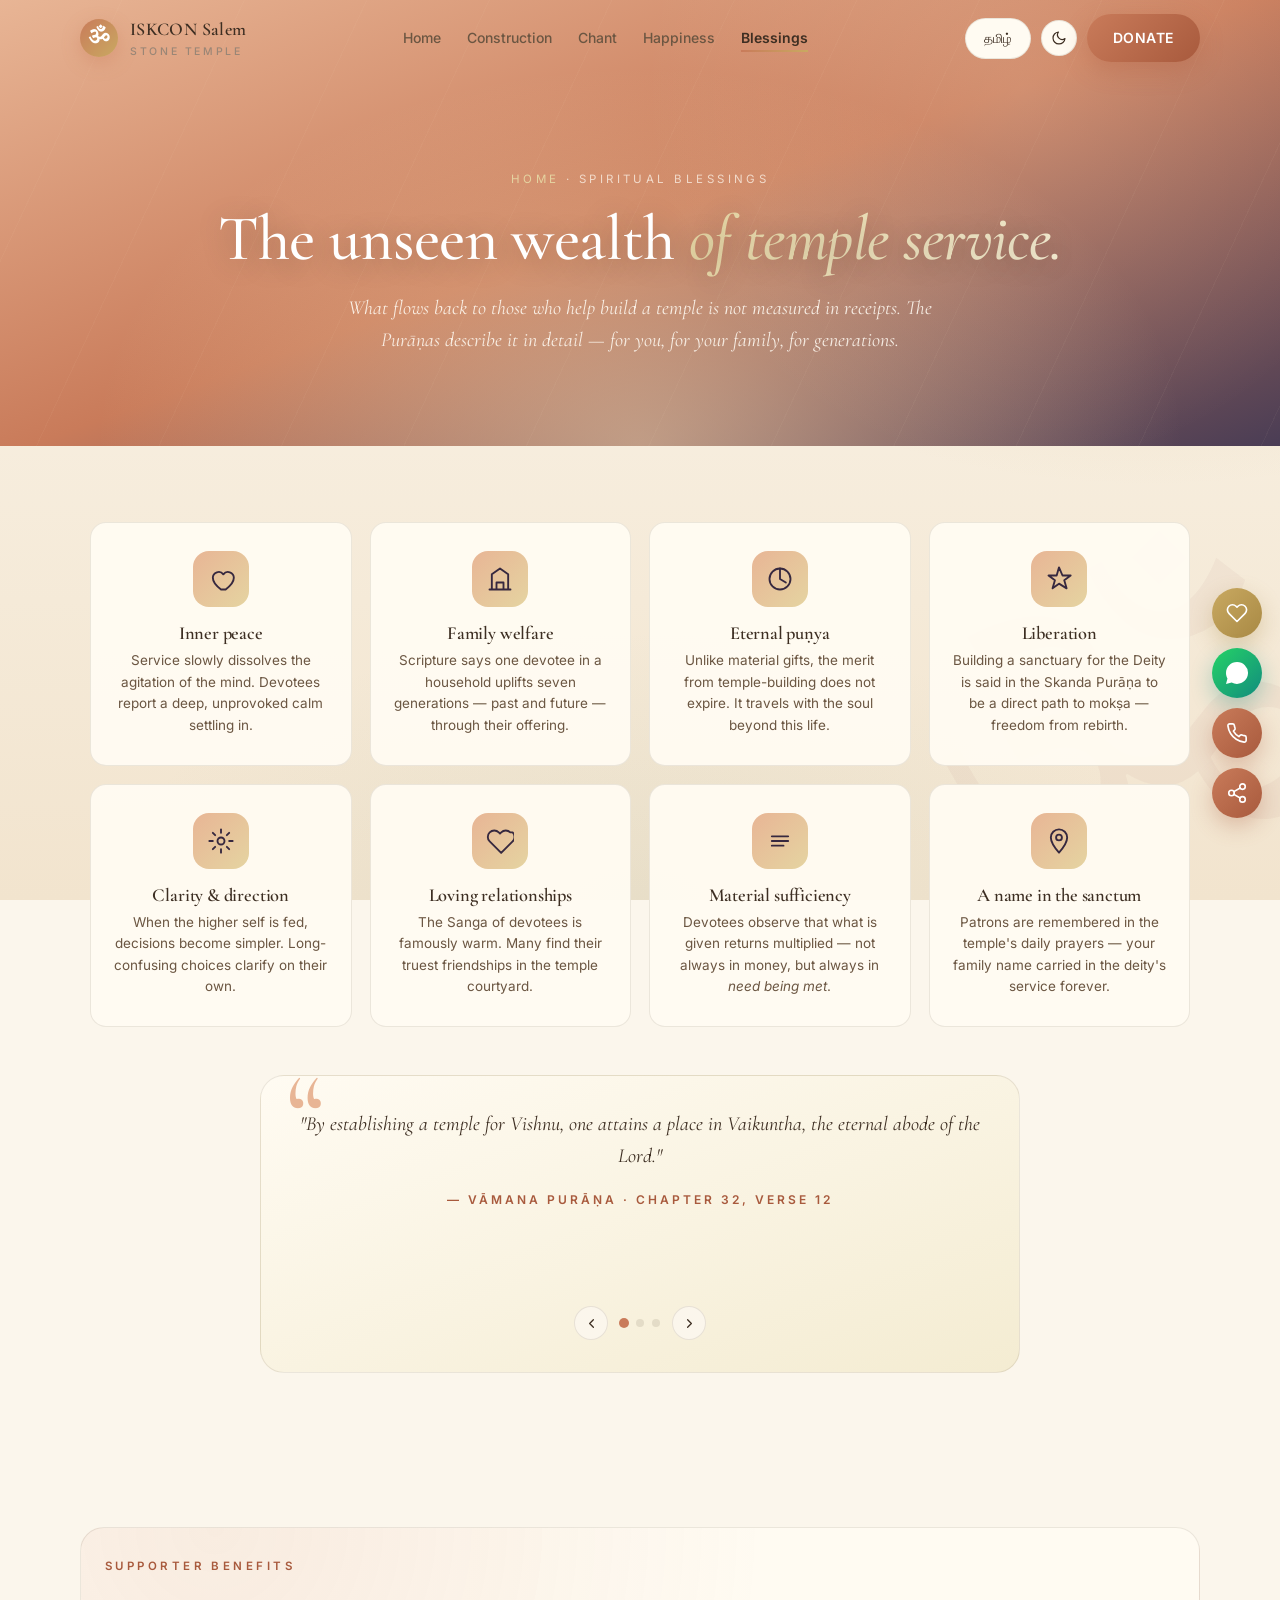
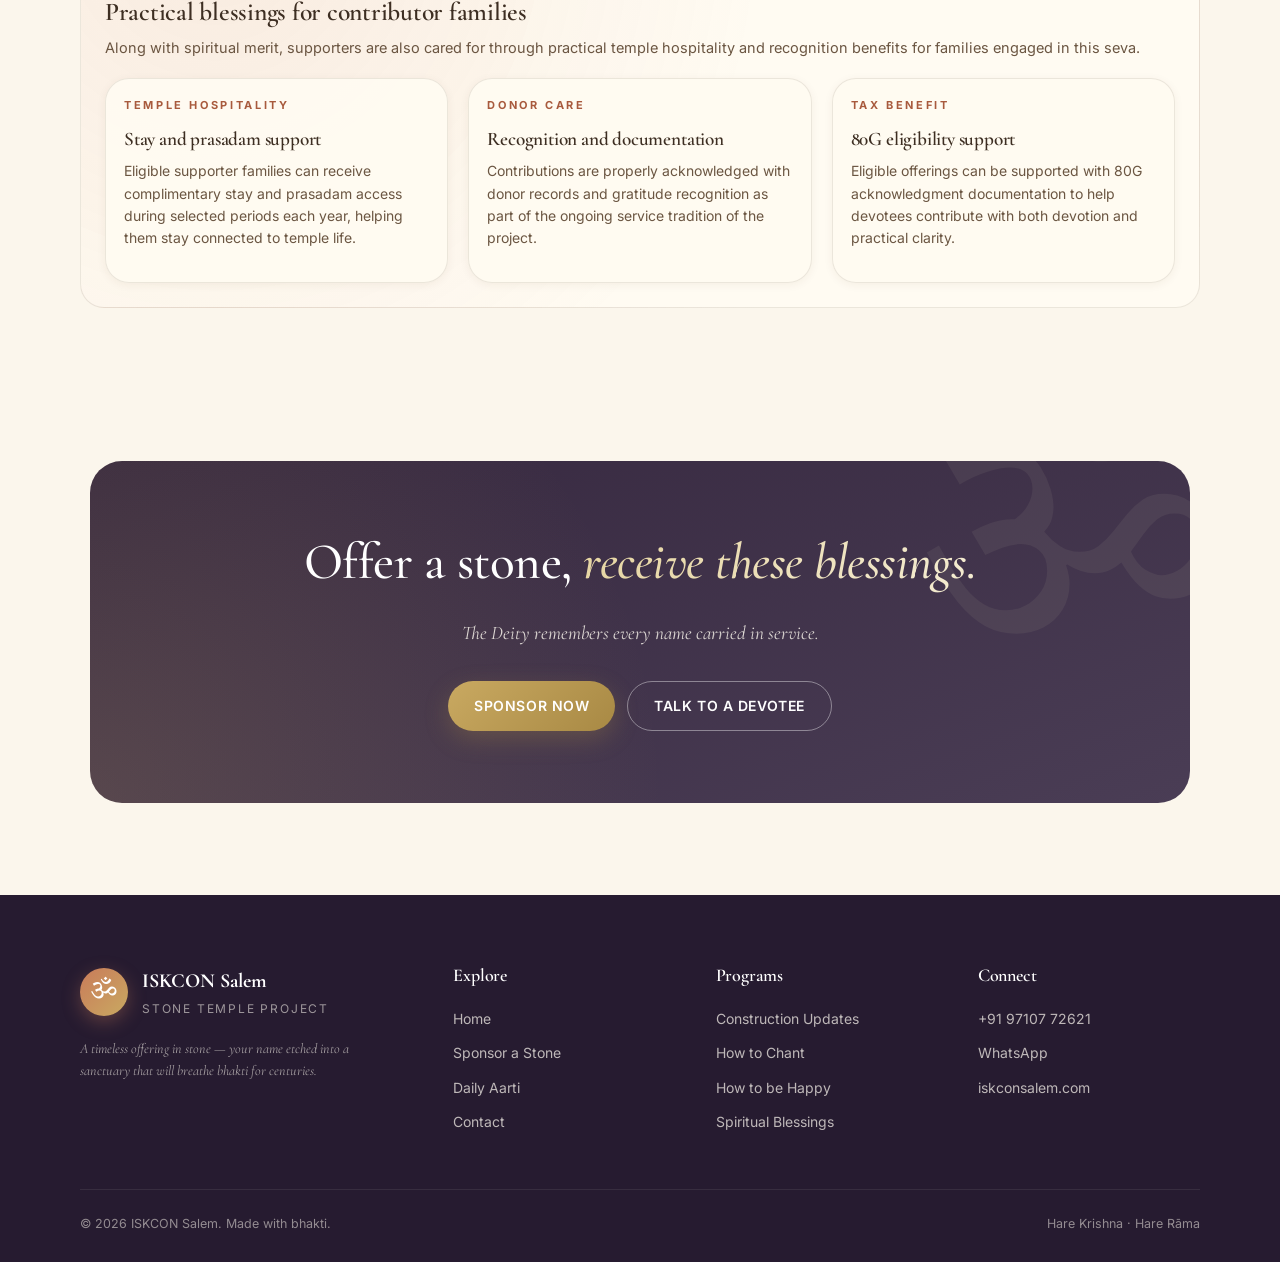
<file: blessings.html>
<!doctype html>
<html lang="en">
  <head>
    <meta charset="utf-8" />
    <meta name="viewport" content="width=device-width, initial-scale=1, viewport-fit=cover" />
    <meta name="theme-color" content="#FBF6EC" />
    <title>Spiritual Blessings · ISKCON Salem Stone Temple</title>
    <meta name="description" content="The unseen wealth that flows from temple service — for you, your family, and generations ahead." />
    <link rel="icon" href="data:image/svg+xml,%3Csvg xmlns='http://www.w3.org/2000/svg' viewBox='0 0 64 64'%3E%3Ctext y='50' font-size='52' font-family='serif'%3E%E0%A5%90%3C/text%3E%3C/svg%3E" />
    <link rel="preconnect" href="https://fonts.googleapis.com" />
    <link rel="preconnect" href="https://fonts.gstatic.com" crossorigin />
    <link rel="stylesheet" href="https://fonts.googleapis.com/css2?family=Cormorant+Garamond:ital,wght@0,400;0,500;0,600;0,700;1,400&family=Inter:wght@300;400;500;600;700&family=Tiro+Devanagari+Sanskrit:ital@0;1&display=swap" />
    <link rel="stylesheet" href="assets/styles.css" />
  </head>
  <body>
    <div class="atmos" aria-hidden="true"></div>
    <div id="progress" aria-hidden="true"></div>

    <nav class="nav" id="nav" aria-label="Primary">
      <div class="wrap nav-row">
        <a class="brand" href="index.html"><span class="brand-mark" aria-hidden="true">ॐ</span><span>ISKCON Salem<small>Stone Temple</small></span></a>
        <ul class="nav-links" id="nav-links">
          <li><a href="index.html" data-tr="Home">Home</a></li>
          <li><a href="construction.html" data-tr="Construction">Construction</a></li>
          <li><a href="chant.html" data-tr="Chant">Chant</a></li>
          <li><a href="happiness.html" data-tr="Happiness">Happiness</a></li>
          <li><a href="blessings.html" class="active" data-tr="Blessings">Blessings</a></li>
        </ul>
        <div class="nav-tools">
          <button class="pill label" id="lang-toggle" type="button"><span data-tr-lang>தமிழ்</span></button>
          <button class="pill pill-icon" id="theme-toggle" aria-label="Toggle dark mode" type="button"><svg viewBox="0 0 24 24" fill="none" stroke="currentColor" stroke-width="1.8" stroke-linecap="round" stroke-linejoin="round"><path d="M21 12.79A9 9 0 1 1 11.21 3 7 7 0 0 0 21 12.79Z"/></svg></button>
          <a class="btn btn-primary" href="index.html#sponsor" data-tr="Donate">Donate</a>
          <button class="mobile-toggle" id="mobile-toggle" aria-label="Open menu" type="button"><span></span></button>
        </div>
      </div>
    </nav>

    <header class="page-hero">
      <div class="wrap">
        <div class="crumb"><a href="index.html" data-tr="Home">Home</a> · <span data-tr="Spiritual Blessings">Spiritual Blessings</span></div>
        <h1>The unseen wealth <em>of temple service.</em></h1>
        <p>What flows back to those who help build a temple is not measured in receipts. The Purāṇas describe it in detail — for you, for your family, for generations.</p>
      </div>
    </header>

    <section class="sec">
      <div class="wrap">
        <div class="blessings">
          <div class="blessing reveal" data-d="50">
            <div class="blessing-icon"><svg viewBox="0 0 24 24" fill="none" stroke="currentColor" stroke-width="1.6" stroke-linecap="round" stroke-linejoin="round"><path d="M12 21c-4-3-7-6-7-10a5 5 0 0 1 9-3 5 5 0 0 1 9 3c0 4-3 7-7 10z"/></svg></div>
            <h3>Inner peace</h3>
            <p>Service slowly dissolves the agitation of the mind. Devotees report a deep, unprovoked calm settling in.</p>
          </div>
          <div class="blessing reveal" data-d="100">
            <div class="blessing-icon"><svg viewBox="0 0 24 24" fill="none" stroke="currentColor" stroke-width="1.6" stroke-linecap="round" stroke-linejoin="round"><path d="M3 21h18M5 21V8l7-5 7 5v13M9 21v-6h6v6"/></svg></div>
            <h3>Family welfare</h3>
            <p>Scripture says one devotee in a household uplifts seven generations — past and future — through their offering.</p>
          </div>
          <div class="blessing reveal" data-d="150">
            <div class="blessing-icon"><svg viewBox="0 0 24 24" fill="none" stroke="currentColor" stroke-width="1.6" stroke-linecap="round" stroke-linejoin="round"><circle cx="12" cy="12" r="9"/><path d="M12 3v9l5 3"/></svg></div>
            <h3>Eternal puṇya</h3>
            <p>Unlike material gifts, the merit from temple-building does not expire. It travels with the soul beyond this life.</p>
          </div>
          <div class="blessing reveal" data-d="200">
            <div class="blessing-icon"><svg viewBox="0 0 24 24" fill="none" stroke="currentColor" stroke-width="1.6" stroke-linecap="round" stroke-linejoin="round"><path d="M12 2l3 7h7l-5.5 4 2 7L12 16l-5.5 4 2-7L3 9h7z"/></svg></div>
            <h3>Liberation</h3>
            <p>Building a sanctuary for the Deity is said in the Skanda Purāṇa to be a direct path to mokṣa — freedom from rebirth.</p>
          </div>
          <div class="blessing reveal" data-d="250">
            <div class="blessing-icon"><svg viewBox="0 0 24 24" fill="none" stroke="currentColor" stroke-width="1.6" stroke-linecap="round" stroke-linejoin="round"><circle cx="12" cy="12" r="3"/><path d="M12 2v3M12 19v3M2 12h3M19 12h3M5 5l2 2M17 17l2 2M5 19l2-2M17 7l2-2"/></svg></div>
            <h3>Clarity &amp; direction</h3>
            <p>When the higher self is fed, decisions become simpler. Long-confusing choices clarify on their own.</p>
          </div>
          <div class="blessing reveal" data-d="300">
            <div class="blessing-icon"><svg viewBox="0 0 24 24" fill="none" stroke="currentColor" stroke-width="1.6" stroke-linecap="round" stroke-linejoin="round"><path d="M20.84 4.61a5.5 5.5 0 0 0-7.78 0L12 5.67l-1.06-1.06a5.5 5.5 0 0 0-7.78 7.78l9.84 9.84 9.84-9.84a5.5 5.5 0 0 0 0-7.78z"/></svg></div>
            <h3>Loving relationships</h3>
            <p>The Sanga of devotees is famously warm. Many find their truest friendships in the temple courtyard.</p>
          </div>
          <div class="blessing reveal" data-d="350">
            <div class="blessing-icon"><svg viewBox="0 0 24 24" fill="none" stroke="currentColor" stroke-width="1.6" stroke-linecap="round" stroke-linejoin="round"><path d="M5 8h14M5 12h14M5 16h10"/></svg></div>
            <h3>Material sufficiency</h3>
            <p>Devotees observe that what is given returns multiplied — not always in money, but always in <em>need being met</em>.</p>
          </div>
          <div class="blessing reveal" data-d="400">
            <div class="blessing-icon"><svg viewBox="0 0 24 24" fill="none" stroke="currentColor" stroke-width="1.6" stroke-linecap="round" stroke-linejoin="round"><path d="M12 2a7 7 0 0 1 7 7c0 5-7 13-7 13S5 14 5 9a7 7 0 0 1 7-7z"/><circle cx="12" cy="9" r="2.5"/></svg></div>
            <h3>A name in the sanctum</h3>
            <p>Patrons are remembered in the temple's daily prayers — your family name carried in the deity's service forever.</p>
          </div>
        </div>

        <div class="blessing-quote quote-slider reveal" id="blessingQuoteSlider" aria-label="Scriptural blessings slider">
          <div class="quote-slides">
            <article class="quote-slide active">
              <p>"By establishing a temple for Vishnu, one attains a place in Vaikuntha, the eternal abode of the Lord."</p>
              <cite>— Vāmana Purāṇa · Chapter 32, Verse 12</cite>
            </article>
            <article class="quote-slide">
              <p>"Establishing a temple for Vishnu grants liberation from rebirth and the boon of eternal service to the Lord."</p>
              <cite>— Garuḍa Purāṇa · Preta Khaṇḍa, Chapter 83, Verse 4</cite>
            </article>
            <article class="quote-slide">
              <p>"One who builds or helps build a temple for Sri Vishnu uplifts ten generations of ancestors and attains liberation."</p>
              <cite>— Padma Purāṇa · Uttara Khaṇḍa, Chapter 72, Verse 25</cite>
            </article>
          </div>

          <div class="quote-nav">
            <button class="quote-btn" id="quotePrev" type="button" aria-label="Previous quote">
              <svg viewBox="0 0 24 24" fill="none" stroke="currentColor" stroke-width="2" stroke-linecap="round" stroke-linejoin="round"><path d="M15 18l-6-6 6-6"/></svg>
            </button>
            <div class="quote-dots" id="quoteDots" role="tablist" aria-label="Quote slides"></div>
            <button class="quote-btn" id="quoteNext" type="button" aria-label="Next quote">
              <svg viewBox="0 0 24 24" fill="none" stroke="currentColor" stroke-width="2" stroke-linecap="round" stroke-linejoin="round"><path d="M9 18l6-6-6-6"/></svg>
            </button>
          </div>
        </div>
      </div>
    </section>

    <section class="sec">
      <div class="wrap">
        <div class="update-band reveal">
          <div class="eyebrow">Supporter Benefits</div>
          <h3>Practical blessings for contributor families</h3>
          <p>Along with spiritual merit, supporters are also cared for through practical temple hospitality and recognition benefits for families engaged in this seva.</p>
          <div class="media-grid">
            <article class="media-card">
              <div class="media-kicker">Temple Hospitality</div>
              <h3>Stay and prasadam support</h3>
              <p>Eligible supporter families can receive complimentary stay and prasadam access during selected periods each year, helping them stay connected to temple life.</p>
            </article>

            <article class="media-card">
              <div class="media-kicker">Donor Care</div>
              <h3>Recognition and documentation</h3>
              <p>Contributions are properly acknowledged with donor records and gratitude recognition as part of the ongoing service tradition of the project.</p>
            </article>

            <article class="media-card">
              <div class="media-kicker">Tax Benefit</div>
              <h3>80G eligibility support</h3>
              <p>Eligible offerings can be supported with 80G acknowledgment documentation to help devotees contribute with both devotion and practical clarity.</p>
            </article>
          </div>
        </div>
      </div>
    </section>

    <section class="sec">
      <div class="wrap">
        <div class="cta-banner reveal">
          <h2>Offer a stone, <em>receive these blessings.</em></h2>
          <p>The Deity remembers every name carried in service.</p>
          <div style="display:flex;gap:12px;justify-content:center;flex-wrap:wrap">
            <a class="btn btn-gold" href="index.html#sponsor" data-tr="Sponsor Now">Sponsor Now</a>
            <a class="btn btn-ghost" href="https://wa.me/+919710772621" target="_blank" rel="noopener" style="color:#fff;border-color:rgba(255,255,255,.4)" data-tr="Talk to a Devotee">Talk to a Devotee</a>
          </div>
        </div>
      </div>
    </section>

    <footer>
      <div class="wrap">
        <div class="foot-grid">
          <div class="foot">
            <div class="foot-brand"><span class="brand-mark" aria-hidden="true">ॐ</span><div><strong>ISKCON Salem</strong><small>Stone Temple Project</small></div></div>
            <p class="foot-tagline" data-tr="A timeless offering in stone — your name etched into a sanctuary that will breathe bhakti for centuries.">A timeless offering in stone — your name etched into a sanctuary that will breathe bhakti for centuries.</p>
          </div>
          <div class="foot"><h4>Explore</h4><ul>
            <li><a href="index.html" data-tr="Home">Home</a></li>
            <li><a href="index.html#sponsor" data-tr="Sponsor a Stone">Sponsor a Stone</a></li>
            <li><a href="index.html#schedule" data-tr="Daily Aarti">Daily Aarti</a></li>
            <li><a href="index.html#contact" data-tr="Contact">Contact</a></li>
          </ul></div>
          <div class="foot"><h4 data-tr="Programs">Programs</h4><ul>
            <li><a href="construction.html" data-tr="Construction Updates">Construction Updates</a></li>
            <li><a href="chant.html" data-tr="How to Chant">How to Chant</a></li>
            <li><a href="happiness.html" data-tr="How to be Happy">How to be Happy</a></li>
            <li><a href="blessings.html" data-tr="Spiritual Blessings">Spiritual Blessings</a></li>
          </ul></div>
          <div class="foot"><h4 data-tr="Connect">Connect</h4><ul>
            <li><a href="tel:+919710772621">+91 97107 72621</a></li>
            <li><a href="https://wa.me/+919710772621" target="_blank" rel="noopener">WhatsApp</a></li>
            <li><a href="https://iskconsalem.com/" target="_blank" rel="noopener">iskconsalem.com</a></li>
          </ul></div>
        </div>
        <div class="foot-bottom"><span>© <span id="year"></span> ISKCON Salem. Made with bhakti.</span><span data-tr="Hare Krishna · Hare Rāma">Hare Krishna · Hare Rāma</span></div>
      </div>
    </footer>

    <div class="dock">
      <a class="fab gold" data-tip="Donate" href="index.html#sponsor" aria-label="Donate"><svg viewBox="0 0 24 24" fill="none" stroke="currentColor" stroke-width="1.8" stroke-linecap="round" stroke-linejoin="round"><path d="M20.84 4.61a5.5 5.5 0 0 0-7.78 0L12 5.67l-1.06-1.06a5.5 5.5 0 0 0-7.78 7.78l1.06 1.06L12 21.23l7.78-7.78 1.06-1.06a5.5 5.5 0 0 0 0-7.78z"/></svg></a>
      <a class="fab wa" data-tip="WhatsApp" href="https://wa.me/+919710772621" target="_blank" rel="noopener" aria-label="WhatsApp"><svg viewBox="0 0 24 24" fill="currentColor"><path d="M20.52 3.48A11.94 11.94 0 0 0 12 0C5.37 0 .01 5.36 0 11.99c0 2.12.55 4.18 1.6 6L0 24l6.18-1.62a11.94 11.94 0 0 0 5.82 1.49h.01c6.62 0 11.99-5.36 12-11.99a11.94 11.94 0 0 0-3.49-8.4z"/></svg></a>
      <a class="fab" data-tip="Call" href="tel:+919710772621" aria-label="Call"><svg viewBox="0 0 24 24" fill="none" stroke="currentColor" stroke-width="1.8" stroke-linecap="round" stroke-linejoin="round"><path d="M22 16.92v3a2 2 0 0 1-2.2 2 19.79 19.79 0 0 1-8.63-3.07 19.5 19.5 0 0 1-6-6 19.79 19.79 0 0 1-3.07-8.67A2 2 0 0 1 4.11 2h3a2 2 0 0 1 2 1.72c.13.96.37 1.9.72 2.81a2 2 0 0 1-.45 2.11L8.09 9.91a16 16 0 0 0 6 6l1.27-1.27a2 2 0 0 1 2.11-.45c.91.35 1.85.59 2.81.72A2 2 0 0 1 22 16.92z"/></svg></a>
      <button class="fab" id="shareBtn" data-tip="Share" aria-label="Share this page" type="button"><svg viewBox="0 0 24 24" fill="none" stroke="currentColor" stroke-width="1.8" stroke-linecap="round" stroke-linejoin="round"><circle cx="18" cy="5" r="3"/><circle cx="6" cy="12" r="3"/><circle cx="18" cy="19" r="3"/><path d="M8.6 13.5l6.8 4M15.4 6.5l-6.8 4"/></svg></button>
      <button class="fab top" id="topBtn" data-tip="Back to top" aria-label="Back to top" type="button"><svg viewBox="0 0 24 24" fill="none" stroke="currentColor" stroke-width="2" stroke-linecap="round" stroke-linejoin="round"><path d="M12 19V5M5 12l7-7 7 7"/></svg></button>
    </div>

    <div id="lightbox" aria-hidden="true"><img alt=""/></div>
    <div id="toast" class="toast" role="status" aria-live="polite"></div>
    <script src="assets/app.js"></script>
  </body>
</html>
</file>
<file: assets/styles.css>
/* ==============================================================
   ISKCON Salem · Stone Temple — Shared stylesheet
   ============================================================== */
:root {
  --ivory:        #FBF6EC;
  --sand:         #F2E4CE;
  --cream:        #FFFBF2;
  --terracotta:   #C97B5A;
  --terracotta-d: #A85A3D;
  --terracotta-l: #E8B595;
  --gold:         #C9A961;
  --gold-l:       #E5D4A1;
  --champagne:    #F4ECD2;
  --sage:         #9DB29A;
  --plum:         #4A3D55;
  --plum-d:       #36283F;
  --plum-deep:    #261B30;
  --ink:          #3D2E22;
  --ink-soft:     #6B5642;
  --muted:        #9A8676;
  --line:         rgba(60, 40, 20, 0.10);
  --card:         rgba(255, 251, 242, 0.78);
  --card-strong:  rgba(255, 251, 242, 0.96);
  --shadow-sm:    0 2px 10px rgba(80, 50, 25, 0.06);
  --shadow:       0 12px 36px rgba(80, 50, 25, 0.10);
  --shadow-lg:    0 28px 70px rgba(60, 30, 15, 0.18);
  --shadow-glow:  0 0 28px rgba(201, 123, 90, 0.25);
  --r-sm: 10px;
  --r-md: 16px;
  --r-lg: 24px;
  --r-xl: 32px;
  --container: 1200px;
  --easing: cubic-bezier(.2,.8,.2,1);
}
html[data-theme="dark"] {
  --ivory:       #16121A;
  --sand:        #1E1822;
  --cream:       #221A26;
  --champagne:   #2A1E2E;
  --ink:         #F0E4CE;
  --ink-soft:    #C9B89A;
  --muted:       #8A7A6A;
  --line:        rgba(229, 212, 161, 0.10);
  --card:        rgba(40, 30, 44, 0.72);
  --card-strong: rgba(50, 38, 56, 0.96);
  --plum:        #2C2334;
  --plum-d:      #1A1420;
  --plum-deep:   #0F0A14;
  --shadow:      0 12px 36px rgba(0, 0, 0, 0.45);
  --shadow-lg:   0 28px 70px rgba(0, 0, 0, 0.55);
}

/* Reset */
*, *::before, *::after { box-sizing: border-box; }
html { scroll-behavior: smooth; -webkit-text-size-adjust: 100%; text-size-adjust: 100%; }
body {
  margin: 0;
  font-family: 'Inter', system-ui, -apple-system, sans-serif;
  color: var(--ink);
  background: var(--ivory);
  line-height: 1.6;
  font-size: 16px;
  -webkit-font-smoothing: antialiased;
  text-rendering: optimizeLegibility;
  overflow-x: hidden;
}
img { max-width: 100%; display: block; }
a { color: var(--terracotta-d); text-decoration: none; transition: color .2s ease; }
a:hover { color: var(--terracotta); }
button { font: inherit; cursor: pointer; }
h1, h2, h3, h4 {
  font-family: 'Cormorant Garamond', 'Georgia', serif;
  font-weight: 600;
  color: var(--ink);
  line-height: 1.15;
  letter-spacing: -0.01em;
  margin: 0 0 .5em;
}
h1 { font-size: clamp(2.5rem, 6vw, 4.75rem); font-weight: 500; }
h2 { font-size: clamp(2rem, 4vw, 3.25rem); }
h3 { font-size: clamp(1.35rem, 2vw, 1.75rem); }
p  { margin: 0 0 1em; color: var(--ink-soft); }
*:focus-visible {
  outline: 2.5px solid var(--terracotta);
  outline-offset: 3px;
  border-radius: 6px;
}
::selection { background: var(--terracotta-l); color: var(--ink); }

.wrap {
  max-width: var(--container);
  margin: 0 auto;
  padding: 0 clamp(20px, 4vw, 40px);
}

/* ==================== Background atmosphere ==================== */
.atmos {
  position: fixed; inset: 0;
  z-index: -1;
  pointer-events: none;
  background:
    radial-gradient(ellipse 80% 50% at 20% 0%,   rgba(232, 181, 149, 0.22) 0%, transparent 60%),
    radial-gradient(ellipse 60% 40% at 90% 30%,  rgba(201, 169, 97, 0.16)  0%, transparent 60%),
    radial-gradient(ellipse 70% 50% at 50% 100%, rgba(157, 178, 154, 0.12) 0%, transparent 60%),
    linear-gradient(180deg, var(--ivory) 0%, var(--sand) 100%);
}
.atmos::before {
  content: "ॐ";
  position: absolute;
  right: -60px; bottom: -80px;
  font-family: 'Tiro Devanagari Sanskrit', serif;
  font-size: 420px;
  line-height: 1;
  color: rgba(142, 90, 85, 0.05);
}
html[data-theme="dark"] .atmos::before { color: rgba(229, 212, 161, 0.06); }

/* ==================== Top progress bar ==================== */
#progress {
  position: fixed; top: 0; left: 0;
  height: 3px; width: 0%;
  background: linear-gradient(90deg, var(--terracotta), var(--gold), var(--terracotta-d));
  box-shadow: 0 0 12px rgba(201, 123, 90, 0.5);
  z-index: 99999;
  transition: width .1s linear;
}

/* ==================== Navigation ==================== */
.nav {
  position: fixed; top: 0; left: 0; right: 0;
  z-index: 9000;
  padding: 14px 0;
  transition: background .35s ease, padding .35s ease, box-shadow .35s ease, border-color .35s ease;
  border-bottom: 1px solid transparent;
}
.nav.scrolled {
  background: rgba(251, 246, 236, 0.82);
  -webkit-backdrop-filter: blur(14px) saturate(1.1);
  backdrop-filter: blur(14px) saturate(1.1);
  padding: 10px 0;
  box-shadow: 0 6px 24px rgba(80, 50, 25, 0.06);
  border-bottom: 1px solid var(--line);
}
html[data-theme="dark"] .nav.scrolled { background: rgba(22, 18, 26, 0.82); }
.nav-row {
  display: flex; align-items: center; justify-content: space-between;
  gap: 16px;
}
.brand {
  display: flex; align-items: center; gap: 12px;
  text-decoration: none; color: var(--ink);
  font-family: 'Cormorant Garamond', serif;
  font-size: 18px; font-weight: 600;
  letter-spacing: .02em;
}
.brand-mark {
  width: 38px; height: 38px;
  border-radius: 50%;
  background: linear-gradient(135deg, var(--terracotta), var(--gold));
  display: grid; place-items: center;
  color: #fff;
  font-family: 'Tiro Devanagari Sanskrit', serif;
  font-size: 22px;
  box-shadow: 0 6px 18px rgba(201, 123, 90, 0.35);
}
.brand small {
  display: block;
  font-family: 'Inter', sans-serif;
  font-size: 10.5px;
  letter-spacing: .25em;
  text-transform: uppercase;
  color: var(--muted);
  font-weight: 500;
}
.nav-links {
  display: flex; align-items: center; gap: 26px;
  list-style: none; margin: 0; padding: 0;
}
.nav-links a {
  color: var(--ink-soft);
  font-size: 14px;
  font-weight: 500;
  position: relative;
  padding: 6px 0;
}
.nav-links a::after {
  content: ""; position: absolute;
  left: 0; bottom: 0; height: 2px; width: 0;
  background: linear-gradient(90deg, var(--terracotta), var(--gold));
  transition: width .3s var(--easing);
}
.nav-links a:hover { color: var(--ink); }
.nav-links a:hover::after,
.nav-links a.active::after { width: 100%; }
.nav-links a.active { color: var(--ink); font-weight: 600; }
.nav-tools {
  display: flex; align-items: center; gap: 10px;
}
.pill {
  display: inline-flex; align-items: center; gap: 8px;
  padding: 9px 18px;
  border-radius: 999px;
  background: var(--cream);
  border: 1px solid var(--line);
  color: var(--ink);
  font-size: 13px; font-weight: 500;
  transition: transform .2s ease, background .25s ease, color .25s ease;
  cursor: pointer;
}
.pill:hover { transform: translateY(-1px); background: var(--champagne); }
.pill-icon { width: 36px; height: 36px; padding: 0; justify-content: center; }
.pill svg { width: 16px; height: 16px; }

.btn {
  display: inline-flex; align-items: center; justify-content: center; gap: 10px;
  padding: 13px 26px;
  border-radius: 999px;
  border: none;
  font-size: 14px; font-weight: 600;
  letter-spacing: .04em;
  text-transform: uppercase;
  cursor: pointer;
  transition: transform .25s var(--easing), box-shadow .25s ease, background .25s ease;
  position: relative;
  overflow: hidden;
  text-decoration: none;
}
.btn::after {
  content: ""; position: absolute;
  top: 0; left: -120%; width: 60%; height: 100%;
  background: linear-gradient(120deg, transparent, rgba(255,255,255,.4), transparent);
  transition: left .7s ease;
}
.btn:hover::after { left: 140%; }
.btn-primary {
  background: linear-gradient(135deg, var(--terracotta), var(--terracotta-d));
  color: #fff;
  box-shadow: 0 8px 24px rgba(168, 90, 61, 0.32);
}
.btn-primary:hover {
  transform: translateY(-2px);
  box-shadow: 0 14px 34px rgba(168, 90, 61, 0.42), var(--shadow-glow);
  color: #fff;
}
.btn-ghost {
  background: transparent;
  color: var(--ink);
  border: 1.5px solid var(--line);
}
.btn-ghost:hover { background: var(--cream); transform: translateY(-2px); color: var(--ink); }
.btn-gold {
  background: linear-gradient(135deg, var(--gold), #A88944);
  color: #fff;
  box-shadow: 0 8px 24px rgba(168, 137, 68, 0.30);
}
.btn-gold:hover { transform: translateY(-2px); color: #fff; }

.mobile-toggle {
  display: none;
  width: 42px; height: 42px;
  border-radius: 12px;
  background: var(--cream);
  border: 1px solid var(--line);
  align-items: center; justify-content: center;
}
.mobile-toggle span {
  display: block; width: 18px; height: 2px;
  background: var(--ink);
  position: relative;
}
.mobile-toggle span::before,
.mobile-toggle span::after {
  content: ""; position: absolute; left: 0; width: 18px; height: 2px;
  background: var(--ink);
}
.mobile-toggle span::before { top: -6px; }
.mobile-toggle span::after  { top:  6px; }

/* ==================== Hero (home page) ==================== */
.hero {
  position: relative;
  min-height: 100vh;
  display: grid;
  place-items: center;
  padding: 140px 0 100px;
  overflow: hidden;
  isolation: isolate;
}
.hero-bg {
  position: absolute; inset: 0; z-index: -1;
  background:
    radial-gradient(ellipse at 50% 100%, rgba(245, 220, 180, 0.65) 0%, transparent 60%),
    linear-gradient(160deg, var(--cream) 0%, var(--terracotta-l) 35%, var(--terracotta) 70%, var(--plum) 100%);
}
html[data-theme="dark"] .hero-bg {
  background:
    radial-gradient(ellipse at 50% 100%, rgba(201, 123, 90, 0.30) 0%, transparent 60%),
    linear-gradient(160deg, #1A1420 0%, #2C2334 35%, #4A3D55 70%, #C97B5A 130%);
}
.hero-bg::after {
  content: ""; position: absolute; inset: 0;
  background:
    repeating-linear-gradient(115deg, transparent 0 110px, rgba(255, 235, 200, 0.04) 110px 111px),
    radial-gradient(circle at 80% 20%, rgba(255, 240, 215, 0.18) 0%, transparent 35%);
  animation: drift 22s linear infinite;
}
@keyframes drift { 0% { transform: translateX(0); } 100% { transform: translateX(-80px); } }
.hero-spotlight {
  position: absolute; pointer-events: none;
  width: 600px; height: 600px;
  border-radius: 50%;
  background: radial-gradient(circle, rgba(255, 240, 200, 0.18) 0%, transparent 60%);
  transform: translate(-50%, -50%);
  transition: opacity .4s ease;
  opacity: 0;
  z-index: -1;
}
.hero:hover .hero-spotlight { opacity: 1; }
.mandala {
  position: absolute;
  width: 760px; height: 760px;
  opacity: .12;
  top: 50%; left: 50%;
  transform: translate(-50%, -50%);
  animation: spin 110s linear infinite;
  z-index: -1;
}
@keyframes spin { to { transform: translate(-50%, -50%) rotate(360deg); } }
.hero-content { max-width: 900px; text-align: center; color: #fff; position: relative; }
.hero-om {
  font-family: 'Tiro Devanagari Sanskrit', serif;
  font-size: clamp(60px, 10vw, 110px);
  line-height: 1;
  color: var(--champagne);
  text-shadow: 0 4px 24px rgba(0, 0, 0, .4), 0 0 50px rgba(255, 215, 130, .3);
  margin-bottom: 12px;
}
.hero-eyebrow {
  display: inline-block;
  padding: 6px 18px;
  border-radius: 999px;
  background: rgba(255, 255, 255, 0.12);
  -webkit-backdrop-filter: blur(6px);
  backdrop-filter: blur(6px);
  border: 1px solid rgba(255, 255, 255, 0.22);
  font-size: 11.5px;
  letter-spacing: .3em;
  text-transform: uppercase;
  color: var(--champagne);
  font-weight: 500;
  margin-bottom: 22px;
}
.hero h1 {
  color: #fff;
  font-weight: 500;
  font-size: clamp(2.8rem, 7vw, 5.5rem);
  text-shadow: 0 4px 30px rgba(0, 0, 0, .3);
  margin-bottom: .35em;
}
.hero h1 em {
  font-style: italic;
  background: linear-gradient(120deg, var(--gold-l), var(--champagne));
  -webkit-background-clip: text;
  background-clip: text;
  color: transparent;
}
.hero-tagline {
  font-family: 'Cormorant Garamond', serif;
  font-style: italic;
  font-size: clamp(1.05rem, 2vw, 1.45rem);
  color: rgba(255, 251, 242, 0.88);
  max-width: 620px;
  margin: 0 auto 36px;
}
.hero-cta {
  display: flex; flex-wrap: wrap; gap: 14px;
  justify-content: center;
  margin-bottom: 60px;
}
.hero-meta {
  display: inline-flex; gap: 28px;
  padding: 16px 32px;
  background: rgba(255, 255, 255, 0.10);
  -webkit-backdrop-filter: blur(10px);
  backdrop-filter: blur(10px);
  border: 1px solid rgba(255, 255, 255, 0.18);
  border-radius: 999px;
  color: rgba(255, 251, 242, 0.92);
  font-size: 13px;
  flex-wrap: wrap; justify-content: center;
}
.hero-meta b {
  display: block;
  font-family: 'Cormorant Garamond', serif;
  font-size: 22px;
  font-weight: 600;
  color: var(--champagne);
}
.scroll-cue {
  position: absolute; bottom: 28px; left: 50%;
  transform: translateX(-50%);
  color: rgba(255, 251, 242, 0.65);
  font-size: 11px;
  letter-spacing: .3em;
  text-transform: uppercase;
  text-align: center;
}
.scroll-cue::after {
  content: "";
  display: block;
  width: 1px; height: 32px;
  margin: 8px auto 0;
  background: linear-gradient(180deg, rgba(255,251,242,.6), transparent);
  animation: cueLine 2s ease-in-out infinite;
}
@keyframes cueLine {
  0%,100% { opacity: .3; transform: scaleY(.6); }
  50%     { opacity: 1; transform: scaleY(1); }
}

/* ==================== Page hero (inner pages) ==================== */
.page-hero {
  position: relative;
  padding: 170px 0 90px;
  text-align: center;
  color: #fff;
  overflow: hidden;
  isolation: isolate;
}
.page-hero::before {
  content: ""; position: absolute; inset: 0; z-index: -1;
  background:
    radial-gradient(ellipse at 50% 100%, rgba(245, 220, 180, 0.50) 0%, transparent 60%),
    linear-gradient(160deg, var(--terracotta-l) 0%, var(--terracotta) 50%, var(--plum) 100%);
}
.page-hero::after {
  content: ""; position: absolute; inset: 0; z-index: -1;
  background:
    repeating-linear-gradient(115deg, transparent 0 110px, rgba(255, 235, 200, 0.04) 110px 111px),
    radial-gradient(circle at 80% 20%, rgba(255, 240, 215, 0.18) 0%, transparent 35%);
  animation: drift 22s linear infinite;
}
html[data-theme="dark"] .page-hero::before {
  background:
    radial-gradient(ellipse at 50% 100%, rgba(201, 123, 90, 0.30) 0%, transparent 60%),
    linear-gradient(160deg, #1A1420 0%, #2C2334 50%, #C97B5A 130%);
}
.page-hero .crumb {
  font-size: 11.5px;
  letter-spacing: .3em;
  text-transform: uppercase;
  color: rgba(255, 251, 242, 0.7);
  margin-bottom: 14px;
}
.page-hero .crumb a { color: var(--gold-l); }
.page-hero h1 {
  color: #fff;
  font-weight: 500;
  font-size: clamp(2.4rem, 5.5vw, 4rem);
  text-shadow: 0 4px 30px rgba(0, 0, 0, .3);
  margin-bottom: .25em;
}
.page-hero h1 em {
  font-style: italic;
  background: linear-gradient(120deg, var(--gold-l), var(--champagne));
  -webkit-background-clip: text;
  background-clip: text;
  color: transparent;
}
.page-hero p {
  font-family: 'Cormorant Garamond', serif;
  font-style: italic;
  font-size: clamp(1rem, 1.8vw, 1.25rem);
  color: rgba(255, 251, 242, 0.88);
  max-width: 640px;
  margin: 0 auto;
}

/* ==================== Generic section ==================== */
.sec { padding: clamp(52px, 7.2vw, 96px) 0; position: relative; }
.page-hero + .sec { padding-top: clamp(44px, 6vw, 76px); }
.sec + .sec { padding-top: clamp(34px, 4.8vw, 62px); }
.sec-head {
  max-width: 760px;
  margin: 0 auto clamp(40px, 6vw, 72px);
  text-align: center;
}
.eyebrow {
  display: inline-block;
  font-size: 11.5px;
  letter-spacing: .3em;
  text-transform: uppercase;
  color: var(--terracotta-d);
  font-weight: 600;
  margin-bottom: 14px;
}
.lead {
  font-family: 'Cormorant Garamond', serif;
  font-size: clamp(1.1rem, 1.8vw, 1.35rem);
  font-style: italic;
  color: var(--ink-soft);
}
.center { text-align: center; }
.mt-44 { margin-top: 44px; }

/* ==================== Donation meter ==================== */
.meter-card {
  background: var(--card-strong);
  -webkit-backdrop-filter: blur(14px) saturate(1.05);
  backdrop-filter: blur(14px) saturate(1.05);
  border: 1px solid var(--line);
  border-radius: var(--r-xl);
  padding: clamp(28px, 5vw, 56px);
  box-shadow: var(--shadow);
  position: relative;
  overflow: hidden;
}
.meter-card::before {
  content: ""; position: absolute;
  top: 0; right: 0; width: 280px; height: 280px;
  background: radial-gradient(circle, rgba(201, 169, 97, 0.18) 0%, transparent 70%);
  pointer-events: none;
}
.meter-grid {
  display: grid;
  grid-template-columns: 1fr 1fr;
  gap: 40px;
  align-items: center;
}
.meter-num {
  font-family: 'Cormorant Garamond', serif;
  font-size: clamp(3rem, 7vw, 5rem);
  font-weight: 600;
  color: var(--ink);
  line-height: 1;
  letter-spacing: -0.02em;
}
.meter-num span { color: var(--terracotta-d); }
.meter-sub { color: var(--ink-soft); margin: 14px 0 28px; }
.progress-track {
  height: 14px;
  background: var(--sand);
  border-radius: 999px;
  overflow: hidden;
  position: relative;
  margin-bottom: 14px;
  box-shadow: inset 0 2px 6px rgba(0,0,0,.06);
}
.progress-fill {
  height: 100%; width: 0%;
  background: linear-gradient(90deg, var(--terracotta), var(--gold));
  border-radius: 999px;
  transition: width 2s var(--easing);
  position: relative;
}
.progress-fill::after {
  content: ""; position: absolute; inset: 0;
  background: linear-gradient(90deg, transparent, rgba(255,255,255,.5), transparent);
  animation: shimmer 2.5s linear infinite;
}
@keyframes shimmer { 0% { transform: translateX(-100%); } 100% { transform: translateX(100%); } }
.progress-meta { display: flex; justify-content: space-between; font-size: 13px; color: var(--ink-soft); }
.stat-grid { display: grid; grid-template-columns: repeat(3, 1fr); gap: 16px; }
.stat {
  text-align: center;
  padding: 22px 14px;
  border-radius: var(--r-md);
  background: var(--cream);
  border: 1px solid var(--line);
}
.stat b {
  display: block;
  font-family: 'Cormorant Garamond', serif;
  font-size: clamp(1.6rem, 3vw, 2.2rem);
  font-weight: 600;
  color: var(--terracotta-d);
  line-height: 1;
}
.stat span {
  display: block;
  font-size: 11.5px;
  text-transform: uppercase;
  letter-spacing: .15em;
  color: var(--muted);
  margin-top: 8px;
}

/* ==================== Sponsor stones ==================== */
.tiers {
  display: grid;
  grid-template-columns: repeat(auto-fit, minmax(240px, 1fr));
  gap: 22px;
}
.tier {
  position: relative;
  padding: 32px 26px;
  border-radius: var(--r-lg);
  background: var(--card-strong);
  border: 1px solid var(--line);
  box-shadow: var(--shadow-sm);
  transition: transform .35s var(--easing), box-shadow .35s ease, border-color .25s ease;
  overflow: hidden;
  isolation: isolate;
}
.tier::before {
  content: ""; position: absolute; inset: 0;
  background: linear-gradient(160deg, rgba(232, 181, 149, .12), transparent 60%);
  z-index: -1;
  opacity: 0;
  transition: opacity .3s ease;
}
.tier:hover { transform: translateY(-6px); box-shadow: var(--shadow-lg); border-color: var(--terracotta-l); }
.tier:hover::before { opacity: 1; }
.tier.featured {
  border: 1.5px solid var(--gold);
  background: linear-gradient(160deg, var(--champagne), var(--cream));
}
.tier-badge {
  position: absolute; top: 14px; right: 14px;
  font-size: 10px;
  font-weight: 700;
  letter-spacing: .2em;
  text-transform: uppercase;
  color: #fff;
  background: linear-gradient(135deg, var(--gold), #A88944);
  padding: 5px 10px;
  border-radius: 999px;
}
.tier-icon {
  width: 54px; height: 54px;
  border-radius: 14px;
  display: grid; place-items: center;
  background: linear-gradient(135deg, var(--terracotta-l), var(--gold-l));
  color: var(--plum-d);
  margin-bottom: 18px;
}
.tier-icon svg { width: 26px; height: 26px; }
.tier h3 { font-size: 1.5rem; margin-bottom: 4px; }
.tier-price {
  font-family: 'Cormorant Garamond', serif;
  font-size: 2.4rem;
  font-weight: 600;
  color: var(--terracotta-d);
  margin: 4px 0 8px;
  line-height: 1;
}
.tier-price small { font-size: 14px; color: var(--muted); font-weight: 400; margin-left: 4px; }
.tier-perks { list-style: none; padding: 0; margin: 18px 0 24px; font-size: 14px; }
.tier-perks li {
  display: flex; align-items: flex-start; gap: 10px;
  padding: 6px 0;
  color: var(--ink-soft);
}
.tier-perks li::before { content: "✦"; color: var(--gold); font-size: 13px; margin-top: 2px; flex: 0 0 auto; }
.tier .btn { width: 100%; padding: 12px; font-size: 12.5px; }

/* ==================== Programs ==================== */
.programs {
  display: grid;
  grid-template-columns: repeat(auto-fit, minmax(260px, 1fr));
  gap: 22px;
}
.program {
  position: relative;
  padding: 36px 28px;
  border-radius: var(--r-lg);
  background: var(--card-strong);
  border: 1px solid var(--line);
  transition: transform .35s var(--easing), box-shadow .3s ease;
  overflow: hidden;
  isolation: isolate;
  text-decoration: none;
  color: var(--ink);
  display: flex; flex-direction: column;
}
.program::before {
  content: ""; position: absolute;
  inset: -1px;
  background: linear-gradient(135deg, var(--terracotta), var(--gold));
  z-index: -1;
  opacity: 0;
  transition: opacity .3s ease;
  border-radius: var(--r-lg);
}
.program::after {
  content: ""; position: absolute;
  inset: 1px;
  background: var(--card-strong);
  z-index: -1;
  border-radius: calc(var(--r-lg) - 1px);
}
.program:hover { transform: translateY(-6px); box-shadow: var(--shadow-lg); color: var(--ink); }
.program:hover::before { opacity: 1; }
.program-num {
  font-family: 'Cormorant Garamond', serif;
  font-size: 14px;
  color: var(--muted);
  letter-spacing: .2em;
  margin-bottom: 18px;
}
.program-icon { width: 48px; height: 48px; margin-bottom: 16px; color: var(--terracotta-d); }
.program h3 { margin-bottom: 8px; }
.program p { font-size: 14.5px; flex: 1; }
.program-link {
  display: inline-flex; align-items: center; gap: 6px;
  font-size: 13px; font-weight: 600;
  color: var(--terracotta-d);
  margin-top: 14px;
}
.program-link svg { width: 14px; transition: transform .25s ease; }
.program:hover .program-link svg { transform: translateX(4px); }

/* ==================== Schedule ==================== */
.schedule-wrap {
  display: grid;
  grid-template-columns: 1.1fr 1fr;
  gap: 40px;
  align-items: stretch;
}
.schedule {
  background: var(--card-strong);
  border-radius: var(--r-lg);
  border: 1px solid var(--line);
  padding: 32px;
  box-shadow: var(--shadow-sm);
}
.schedule-row {
  display: grid;
  grid-template-columns: 90px 1fr auto;
  align-items: center;
  gap: 16px;
  padding: 14px 0;
  border-bottom: 1px dashed var(--line);
  transition: background .25s ease, padding-left .25s ease;
  position: relative;
  font-size: 14.5px;
}
.schedule-row:last-child { border-bottom: none; }
.schedule-row:hover { background: var(--cream); padding-left: 10px; border-radius: 8px; }
.schedule-row.now {
  background: linear-gradient(90deg, var(--champagne), transparent);
  border-radius: 8px;
  padding-left: 12px;
}
.schedule-row.now::before {
  content: ""; position: absolute;
  left: 0; top: 50%; transform: translateY(-50%);
  width: 4px; height: 60%;
  background: var(--terracotta);
  border-radius: 4px;
}
.row-time { font-family: 'Cormorant Garamond', serif; font-size: 18px; font-weight: 600; color: var(--ink); }
.row-name { color: var(--ink-soft); }
.row-name small { display: block; font-size: 12px; color: var(--muted); margin-top: 2px; }
.row-tag {
  font-size: 10.5px;
  letter-spacing: .15em;
  text-transform: uppercase;
  color: var(--gold);
  font-weight: 700;
  opacity: 0;
}
.schedule-row.now .row-tag { opacity: 1; }
.now-card {
  background: linear-gradient(160deg, var(--plum-d), var(--plum));
  color: #fff;
  border-radius: var(--r-lg);
  padding: 36px;
  position: relative;
  overflow: hidden;
  isolation: isolate;
}
.now-card::before {
  content: "ॐ";
  position: absolute;
  right: -30px; top: -50px;
  font-family: 'Tiro Devanagari Sanskrit', serif;
  font-size: 260px;
  color: rgba(255, 240, 200, 0.08);
  pointer-events: none;
}
.now-card .eyebrow { color: var(--gold-l); }
.now-card h3 { color: #fff; font-size: 2.2rem; margin-bottom: 6px; }
.now-card p { color: rgba(255, 251, 242, 0.78); }
.now-time {
  font-family: 'Cormorant Garamond', serif;
  font-size: 4rem;
  font-weight: 500;
  color: var(--gold-l);
  line-height: 1;
  margin: 18px 0 8px;
}
.now-clock { font-size: 13px; color: var(--gold-l); letter-spacing: .15em; text-transform: uppercase; }

/* ==================== Chant counter ==================== */
.chant {
  text-align: center;
  max-width: 720px;
  margin: 0 auto;
  padding: clamp(36px, 6vw, 56px);
  border-radius: var(--r-xl);
  background:
    radial-gradient(circle at 50% 0%, var(--champagne) 0%, transparent 70%),
    var(--card-strong);
  border: 1px solid var(--line);
  box-shadow: var(--shadow);
  position: relative;
  overflow: hidden;
}
.mantra {
  font-family: 'Cormorant Garamond', serif;
  font-style: italic;
  font-size: clamp(1rem, 1.8vw, 1.35rem);
  color: var(--ink-soft);
  line-height: 1.5;
  margin-bottom: 32px;
}
.bead-btn {
  width: 200px; height: 200px;
  border-radius: 50%;
  border: none;
  background:
    radial-gradient(circle at 30% 30%, var(--terracotta-l) 0%, var(--terracotta) 60%, var(--terracotta-d) 100%);
  color: #fff;
  font-family: 'Cormorant Garamond', serif;
  font-size: 14px;
  font-weight: 600;
  letter-spacing: .25em;
  text-transform: uppercase;
  cursor: pointer;
  box-shadow:
    0 24px 60px rgba(168, 90, 61, 0.35),
    inset 0 -10px 24px rgba(0,0,0,.18),
    inset 0 10px 24px rgba(255,255,255,.25);
  transition: transform .12s ease;
  margin: 0 auto;
  display: grid; place-items: center;
  -webkit-user-select: none;
  user-select: none;
  position: relative;
}
.bead-btn:active { transform: scale(.94); }
.bead-btn span {
  display: block;
  font-family: 'Cormorant Garamond', serif;
  font-size: 56px;
  font-weight: 600;
  line-height: 1;
  margin-bottom: 4px;
}
.chant-meta { margin-top: 28px; display: flex; justify-content: center; gap: 36px; flex-wrap: wrap; }
.chant-meta div { text-align: center; }
.chant-meta b {
  display: block;
  font-family: 'Cormorant Garamond', serif;
  font-size: 1.8rem;
  font-weight: 600;
  color: var(--terracotta-d);
}
.chant-meta span { font-size: 11.5px; letter-spacing: .2em; text-transform: uppercase; color: var(--muted); }
.chant-actions { display: flex; gap: 10px; justify-content: center; margin-top: 20px; }
.chant-pulse {
  position: absolute;
  width: 200px; height: 200px;
  left: 50%; top: 50%;
  transform: translate(-50%, -50%);
  border-radius: 50%;
  border: 2px solid var(--terracotta);
  opacity: 0;
  pointer-events: none;
}
.chant-pulse.go { animation: pulseOut .8s ease-out; }
@keyframes pulseOut {
  0%   { opacity: .7; transform: translate(-50%, -50%) scale(1); }
  100% { opacity: 0;  transform: translate(-50%, -50%) scale(1.8); }
}

/* ==================== Gallery ==================== */
.gallery {
  position: relative;
  border-radius: var(--r-xl);
  overflow: hidden;
  box-shadow: var(--shadow-lg);
  background: var(--plum-d);
  cursor: zoom-in;
}
.gallery img { width: 100%; height: auto; display: block; transition: transform 1.2s var(--easing), filter .4s ease; }
.gallery:hover img { transform: scale(1.04); }
.gallery-overlay {
  position: absolute; inset: 0;
  background: linear-gradient(0deg, rgba(38, 27, 48, .65) 0%, transparent 60%);
  display: flex; align-items: flex-end;
  padding: 36px;
  pointer-events: none;
}
.gallery-caption { color: #fff; font-family: 'Cormorant Garamond', serif; }
.gallery-caption h3 { color: #fff; margin-bottom: 4px; }
.gallery-caption p { color: rgba(255, 251, 242, .8); margin: 0; }

/* ==================== Verse rotator ==================== */
.verse-card {
  max-width: 780px;
  margin: 0 auto;
  text-align: center;
  padding: clamp(36px, 6vw, 64px);
  border-radius: var(--r-xl);
  background:
    linear-gradient(160deg, var(--cream), var(--champagne)),
    var(--card-strong);
  border: 1px solid var(--line);
  box-shadow: var(--shadow);
  position: relative;
}
.verse-quote {
  font-family: 'Cormorant Garamond', serif;
  font-style: italic;
  font-size: clamp(1.25rem, 2.4vw, 1.85rem);
  line-height: 1.45;
  color: var(--ink);
  margin: 0 0 24px;
  min-height: 4em;
  transition: opacity .35s ease;
}
.verse-ref { font-size: 12px; letter-spacing: .25em; text-transform: uppercase; color: var(--terracotta-d); font-weight: 600; }
.verse-dots { margin-top: 28px; display: flex; justify-content: center; gap: 8px; }
.verse-dots button {
  width: 8px; height: 8px;
  border-radius: 50%;
  border: none;
  background: var(--line);
  padding: 0;
  transition: background .25s ease, transform .25s ease;
}
.verse-dots button.active { background: var(--terracotta); transform: scale(1.4); }

/* ==================== Contact ==================== */
.contact-grid { display: grid; grid-template-columns: 1fr 1fr; gap: 32px; }
.contact-card {
  padding: 36px;
  border-radius: var(--r-lg);
  background: var(--card-strong);
  border: 1px solid var(--line);
  box-shadow: var(--shadow-sm);
}
.contact-card h3 { margin-bottom: 6px; }
.contact-card .eyebrow { margin-bottom: 12px; }
.contact-list { list-style: none; padding: 0; margin: 24px 0 0; }
.contact-list li {
  display: flex; align-items: center; gap: 14px;
  padding: 14px 0;
  border-top: 1px solid var(--line);
  font-size: 14.5px;
  color: var(--ink-soft);
}
.contact-list li:first-child { border-top: none; padding-top: 0; }
.contact-list svg { width: 20px; height: 20px; color: var(--terracotta-d); flex: 0 0 auto; }
.contact-list b { display: block; color: var(--ink); font-weight: 600; }
.contact-list a { color: var(--ink-soft); }
.contact-list a:hover { color: var(--terracotta-d); }

/* ==================== CTA banner ==================== */
.cta-banner {
  margin: 0 auto;
  max-width: 1100px;
  padding: clamp(48px, 6vw, 72px);
  border-radius: var(--r-xl);
  background:
    radial-gradient(circle at 0% 100%, rgba(201, 169, 97, .18), transparent 50%),
    linear-gradient(160deg, var(--plum-d), var(--plum));
  color: #fff;
  text-align: center;
  position: relative;
  overflow: hidden;
  isolation: isolate;
}
.cta-banner::before {
  content: "ॐ";
  position: absolute;
  right: -40px; top: -60px;
  font-family: 'Tiro Devanagari Sanskrit', serif;
  font-size: 320px;
  line-height: 1;
  color: rgba(255, 240, 200, 0.06);
  pointer-events: none;
}
.cta-banner h2 { color: #fff; font-family: 'Cormorant Garamond', serif; font-weight: 500; }
.cta-banner h2 em {
  font-style: italic;
  background: linear-gradient(120deg, var(--gold-l), var(--champagne));
  -webkit-background-clip: text;
  background-clip: text;
  color: transparent;
}
.cta-banner p {
  color: rgba(255, 251, 242, .82);
  max-width: 580px;
  margin: 14px auto 32px;
  font-family: 'Cormorant Garamond', serif;
  font-style: italic;
  font-size: 1.2rem;
}

/* ==================== Footer ==================== */
footer {
  background: var(--plum-deep);
  color: rgba(255, 251, 242, .7);
  padding: 70px 0 28px;
  font-size: 14px;
}
.foot-grid { display: grid; grid-template-columns: 1.5fr 1fr 1fr 1fr; gap: 40px; }
.foot h4 { color: #fff; font-family: 'Cormorant Garamond', serif; font-size: 18px; margin-bottom: 16px; font-weight: 600; }
.foot ul { list-style: none; padding: 0; margin: 0; }
.foot li { padding: 6px 0; }
.foot a { color: rgba(255, 251, 242, .7); }
.foot a:hover { color: var(--gold-l); }
.foot-brand { display: flex; align-items: center; gap: 14px; margin-bottom: 18px; }
.foot-brand .brand-mark { width: 48px; height: 48px; font-size: 28px; }
.foot-brand strong { display: block; color: #fff; font-family: 'Cormorant Garamond', serif; font-size: 20px; }
.foot-brand small { color: rgba(255, 251, 242, .55); font-size: 12px; letter-spacing: .15em; text-transform: uppercase; }
.foot-tagline { max-width: 320px; color: rgba(255, 251, 242, .58); font-family: 'Cormorant Garamond', serif; font-style: italic; }
.foot-bottom {
  border-top: 1px solid rgba(255, 251, 242, .08);
  margin-top: 50px;
  padding-top: 24px;
  display: flex; justify-content: space-between; gap: 16px;
  font-size: 12.5px;
  color: rgba(255, 251, 242, .5);
  flex-wrap: wrap;
}

/* ==================== Floating dock ==================== */
.dock {
  position: fixed;
  right: 18px; bottom: 22px;
  display: flex; flex-direction: column; gap: 10px;
  z-index: 9500;
}
.fab {
  width: 50px; height: 50px;
  border-radius: 50%;
  border: none;
  background: linear-gradient(135deg, var(--terracotta), var(--terracotta-d));
  color: #fff;
  display: grid; place-items: center;
  cursor: pointer;
  text-decoration: none;
  box-shadow: 0 8px 22px rgba(168, 90, 61, 0.32);
  position: relative;
  transition: transform .25s var(--easing), box-shadow .25s ease;
}
.fab:hover { transform: translateY(-3px) scale(1.06); box-shadow: 0 14px 30px rgba(168, 90, 61, 0.45), var(--shadow-glow); color: #fff; }
.fab svg { width: 22px; height: 22px; }
.fab[data-tip]::before {
  content: attr(data-tip);
  position: absolute;
  right: 64px; top: 50%;
  transform: translateY(-50%);
  background: var(--plum-d);
  color: var(--gold-l);
  padding: 6px 12px;
  border-radius: 8px;
  font-size: 12px;
  white-space: nowrap;
  opacity: 0;
  pointer-events: none;
  transition: opacity .2s ease, right .2s ease;
  box-shadow: 0 4px 12px rgba(0,0,0,.25);
}
.fab:hover[data-tip]::before { opacity: 1; right: 70px; }
.fab.gold { background: linear-gradient(135deg, var(--gold), #A88944); box-shadow: 0 8px 22px rgba(168, 137, 68, 0.32); animation: goldPulse 3s ease-in-out infinite; }
.fab.wa   { background: linear-gradient(135deg, #25D366, #128C7E); box-shadow: 0 8px 22px rgba(18, 140, 126, 0.32); }
@keyframes goldPulse {
  0%,100% { box-shadow: 0 8px 22px rgba(168, 137, 68, 0.32); }
  50%     { box-shadow: 0 8px 30px rgba(229, 212, 161, .65), 0 0 0 6px rgba(229, 212, 161, 0); }
}
.fab.top {
  background: var(--plum-d);
  opacity: 0;
  pointer-events: none;
  transform: translateY(10px);
}
.fab.top.show { opacity: 1; pointer-events: auto; transform: none; }

/* ==================== Lightbox ==================== */
#lightbox {
  position: fixed; inset: 0;
  background: rgba(15, 10, 20, .92);
  display: none;
  align-items: center; justify-content: center;
  z-index: 10000;
  cursor: zoom-out;
  padding: 24px;
}
#lightbox.show { display: flex; animation: fadeIn .25s ease; }
#lightbox img {
  max-width: 92vw; max-height: 92vh;
  border-radius: 10px;
  box-shadow: 0 30px 80px rgba(0,0,0,.7);
  border: 3px solid var(--gold);
}
@keyframes fadeIn { from { opacity: 0; } to { opacity: 1; } }

/* ==================== Toast ==================== */
.toast {
  position: fixed;
  left: 50%; bottom: 80px;
  transform: translateX(-50%) translateY(20px);
  background: var(--plum-d);
  color: var(--gold-l);
  padding: 12px 24px;
  border-radius: 999px;
  font-size: 13px;
  z-index: 10001;
  opacity: 0;
  pointer-events: none;
  transition: opacity .25s ease, transform .25s ease;
  box-shadow: 0 10px 30px rgba(0,0,0,.3);
}
.toast.show { opacity: 1; transform: translateX(-50%) translateY(0); }

/* ==================== Reveal on scroll ==================== */
.reveal {
  opacity: 0;
  transform: translateY(28px);
  transition: opacity .8s var(--easing), transform .8s var(--easing);
}
.reveal.in { opacity: 1; transform: none; }
.reveal[data-d="100"] { transition-delay: .1s; }
.reveal[data-d="200"] { transition-delay: .2s; }
.reveal[data-d="300"] { transition-delay: .3s; }
.reveal[data-d="400"] { transition-delay: .4s; }

/* ==================== Construction timeline ==================== */
.timeline { position: relative; max-width: 900px; margin: 0 auto; padding-left: 22px; }
.timeline::before {
  content: ""; position: absolute;
  left: 8px; top: 6px; bottom: 6px;
  width: 2px;
  background: linear-gradient(180deg, var(--terracotta-l), var(--gold), var(--terracotta-l));
  opacity: .45;
}
.tl-item { position: relative; padding: 18px 0 26px 30px; }
.tl-item::before {
  content: ""; position: absolute;
  left: -22px; top: 26px;
  width: 18px; height: 18px;
  border-radius: 50%;
  background: var(--ivory);
  border: 3px solid var(--terracotta);
  box-shadow: 0 0 0 4px rgba(201, 123, 90, .15);
  transition: transform .3s var(--easing), background .3s ease;
}
.tl-item.done::before { background: var(--gold); border-color: var(--terracotta-d); }
.tl-item.now::before { background: var(--terracotta); animation: tlPulse 2s ease-in-out infinite; }
@keyframes tlPulse {
  0%,100% { box-shadow: 0 0 0 4px rgba(201, 123, 90, .15); }
  50%     { box-shadow: 0 0 0 10px rgba(201, 123, 90, 0); }
}
.tl-card {
  padding: 22px 26px;
  background: var(--card-strong);
  border: 1px solid var(--line);
  border-radius: var(--r-md);
  box-shadow: var(--shadow-sm);
  transition: transform .3s var(--easing), box-shadow .3s ease;
}
.tl-card:hover { transform: translateY(-3px); box-shadow: var(--shadow); }
.tl-when { font-size: 11.5px; letter-spacing: .25em; text-transform: uppercase; color: var(--terracotta-d); font-weight: 700; margin-bottom: 6px; }
.tl-card h3 { font-size: 1.35rem; margin-bottom: 6px; }
.tl-card p  { font-size: 14.5px; margin: 0; }
.tl-tag {
  display: inline-block;
  margin-top: 12px;
  font-size: 10.5px;
  letter-spacing: .2em;
  text-transform: uppercase;
  padding: 4px 10px;
  border-radius: 999px;
  background: var(--champagne);
  color: var(--terracotta-d);
  font-weight: 600;
}
.tl-item.done .tl-tag { background: rgba(157, 178, 154, .3); color: #4a6c47; }
.tl-item.now  .tl-tag { background: linear-gradient(135deg, var(--terracotta), var(--gold)); color: #fff; }

/* ==================== Chant steps ==================== */
.chant-steps {
  display: grid;
  grid-template-columns: repeat(auto-fit, minmax(240px, 1fr));
  gap: 22px;
  max-width: 1100px;
  margin: 0 auto;
}
.step {
  position: relative;
  padding: 32px 26px 26px;
  background: var(--card-strong);
  border: 1px solid var(--line);
  border-radius: var(--r-lg);
  box-shadow: var(--shadow-sm);
  transition: transform .3s var(--easing), box-shadow .3s ease;
}
.step:hover { transform: translateY(-4px); box-shadow: var(--shadow); }
.step-n {
  position: absolute;
  top: -18px; left: 22px;
  width: 44px; height: 44px;
  border-radius: 50%;
  background: linear-gradient(135deg, var(--terracotta), var(--terracotta-d));
  color: #fff;
  font-family: 'Cormorant Garamond', serif;
  font-size: 20px;
  font-weight: 700;
  display: grid; place-items: center;
  box-shadow: 0 6px 16px rgba(168, 90, 61, .35);
}
.step h3 { font-size: 1.25rem; margin: 14px 0 6px; }
.step p  { font-size: 14px; margin: 0; }
.step-hint {
  margin-top: 14px;
  padding: 10px 14px;
  background: var(--champagne);
  border-radius: 10px;
  font-size: 12.5px;
  color: var(--terracotta-d);
  font-style: italic;
}
.mantra-card {
  max-width: 760px;
  margin: 0 auto 44px;
  text-align: center;
  padding: 36px;
  border-radius: var(--r-lg);
  background:
    radial-gradient(circle at 50% 0%, rgba(201, 169, 97, .15) 0%, transparent 60%),
    linear-gradient(160deg, var(--plum-d), var(--plum));
  color: #fff;
  position: relative;
  overflow: hidden;
  isolation: isolate;
}
.mantra-card::before {
  content: "ॐ"; position: absolute;
  left: -10px; top: -40px;
  font-family: 'Tiro Devanagari Sanskrit', serif;
  font-size: 200px; line-height: 1;
  color: rgba(255, 240, 200, .07);
  pointer-events: none;
}
.mantra-card .eyebrow { color: var(--gold-l); }
.mantra-card .verse {
  font-family: 'Cormorant Garamond', serif;
  font-size: clamp(1.3rem, 2.6vw, 2rem);
  font-style: italic;
  color: var(--champagne);
  line-height: 1.5;
  margin: 12px 0 6px;
}
.mantra-card .meaning {
  color: rgba(255, 251, 242, .75);
  font-size: 14px;
  max-width: 540px;
  margin: 14px auto 0;
}

/* ==================== Happiness deck ==================== */
.deck {
  position: relative;
  max-width: 920px;
  margin: 0 auto;
  border-radius: var(--r-xl);
  background:
    radial-gradient(circle at 20% 0%, rgba(232, 181, 149, .18) 0%, transparent 55%),
    var(--card-strong);
  border: 1px solid var(--line);
  box-shadow: var(--shadow);
  overflow: hidden;
  isolation: isolate;
}
.deck-stage { position: relative; min-height: 360px; padding: clamp(36px, 5vw, 56px) clamp(28px, 5vw, 64px); }
.slide {
  position: absolute;
  inset: clamp(36px, 5vw, 56px) clamp(28px, 5vw, 64px);
  opacity: 0;
  transform: translateX(40px);
  transition: opacity .5s var(--easing), transform .5s var(--easing);
  pointer-events: none;
}
.slide.active { opacity: 1; transform: none; pointer-events: auto; position: relative; inset: auto; }
.slide-num { font-family: 'Cormorant Garamond', serif; font-size: 13px; letter-spacing: .3em; color: var(--muted); margin-bottom: 14px; }
.slide h3 { font-size: clamp(1.6rem, 3vw, 2.2rem); margin-bottom: 14px; color: var(--ink); }
.slide p  { font-size: clamp(1rem, 1.5vw, 1.1rem); color: var(--ink-soft); max-width: 680px; }
.slide blockquote {
  margin: 18px 0 0;
  padding: 18px 22px;
  border-left: 3px solid var(--gold);
  background: var(--champagne);
  border-radius: 0 10px 10px 0;
  font-family: 'Cormorant Garamond', serif;
  font-style: italic;
  color: var(--ink);
  font-size: 1.05rem;
}
.slide blockquote cite {
  display: block;
  font-style: normal;
  font-size: 12px;
  letter-spacing: .2em;
  text-transform: uppercase;
  color: var(--terracotta-d);
  margin-top: 8px;
  font-weight: 600;
}
.deck-nav {
  display: flex; align-items: center; justify-content: space-between;
  padding: 16px 22px;
  background: var(--cream);
  border-top: 1px solid var(--line);
}
.deck-dots { display: flex; gap: 6px; }
.deck-dots button {
  width: 30px; height: 4px;
  border-radius: 4px;
  border: none;
  background: var(--line);
  padding: 0;
  transition: background .25s ease, width .25s ease;
}
.deck-dots button.active {
  background: linear-gradient(90deg, var(--terracotta), var(--gold));
  width: 48px;
}
.deck-btns { display: flex; gap: 8px; }
.deck-btn {
  width: 38px; height: 38px;
  border-radius: 50%;
  border: 1px solid var(--line);
  background: var(--ivory);
  color: var(--ink);
  display: grid; place-items: center;
  cursor: pointer;
  transition: background .2s ease, color .2s ease, transform .2s ease;
}
.deck-btn:hover { background: var(--terracotta); color: #fff; transform: translateY(-2px); }
.deck-btn:disabled { opacity: .35; cursor: not-allowed; transform: none; background: var(--ivory); color: var(--ink); }
.deck-btn svg { width: 16px; height: 16px; }

/* ==================== Blessings grid ==================== */
.blessings {
  display: grid;
  grid-template-columns: repeat(auto-fit, minmax(220px, 1fr));
  gap: 18px;
  max-width: 1100px;
  margin: 0 auto;
}
.blessing {
  padding: 28px 22px;
  border-radius: var(--r-md);
  background: var(--card-strong);
  border: 1px solid var(--line);
  text-align: center;
  transition: transform .3s var(--easing), box-shadow .3s ease, background .3s ease;
}
.blessing:hover {
  transform: translateY(-4px);
  box-shadow: var(--shadow);
  background: linear-gradient(160deg, var(--cream), var(--champagne));
}
.blessing-icon {
  width: 56px; height: 56px;
  margin: 0 auto 16px;
  border-radius: 16px;
  background: linear-gradient(135deg, var(--terracotta-l), var(--gold-l));
  color: var(--plum-d);
  display: grid; place-items: center;
}
.blessing-icon svg { width: 28px; height: 28px; }
.blessing h3 { font-size: 1.15rem; margin-bottom: 6px; }
.blessing p { font-size: 13.5px; margin: 0; color: var(--ink-soft); }
.blessing-quote {
  max-width: 760px;
  margin: 48px auto 0;
  padding: 32px;
  text-align: center;
  border-radius: var(--r-lg);
  background: linear-gradient(160deg, var(--cream), var(--champagne));
  border: 1px solid var(--line);
  position: relative;
}
.blessing-quote::before {
  content: "“";
  position: absolute;
  top: -20px; left: 24px;
  font-family: 'Cormorant Garamond', serif;
  font-size: 120px;
  color: var(--terracotta-l);
  line-height: 1;
}
.blessing-quote p {
  font-family: 'Cormorant Garamond', serif;
  font-style: italic;
  font-size: 1.25rem;
  color: var(--ink);
  margin: 0 0 12px;
}
.blessing-quote cite {
  font-style: normal;
  font-size: 12px;
  letter-spacing: .25em;
  text-transform: uppercase;
  color: var(--terracotta-d);
  font-weight: 600;
}

.quote-slider {
  overflow: hidden;
}
.quote-slides {
  position: relative;
  min-height: 180px;
}
.quote-slide {
  position: absolute;
  inset: 0;
  opacity: 0;
  transform: translateY(12px);
  transition: opacity .45s var(--easing), transform .45s var(--easing);
  pointer-events: none;
}
.quote-slide.active {
  position: relative;
  opacity: 1;
  transform: none;
  pointer-events: auto;
}
.quote-slide p { margin-bottom: 14px; }
.quote-nav {
  margin-top: 18px;
  display: flex;
  align-items: center;
  justify-content: center;
  gap: 12px;
}
.quote-dots {
  display: flex;
  align-items: center;
  gap: 8px;
}
.quote-dots button {
  width: 8px;
  height: 8px;
  border: none;
  border-radius: 50%;
  background: var(--line);
  padding: 0;
  cursor: pointer;
  transition: transform .2s ease, background .2s ease;
}
.quote-dots button.active {
  background: var(--terracotta);
  transform: scale(1.25);
}
.quote-btn {
  width: 34px;
  height: 34px;
  border-radius: 50%;
  border: 1px solid var(--line);
  background: var(--ivory);
  color: var(--ink);
  display: grid;
  place-items: center;
  cursor: pointer;
  transition: background .2s ease, color .2s ease, transform .2s ease;
}
.quote-btn:hover {
  background: var(--terracotta);
  color: #fff;
  transform: translateY(-1px);
}
.quote-btn svg {
  width: 15px;
  height: 15px;
}

/* ==================== Media showcase ==================== */
.media-grid {
  display: grid;
  grid-template-columns: repeat(auto-fit, minmax(260px, 1fr));
  gap: 20px;
}
.media-card {
  background: var(--card-strong);
  border: 1px solid var(--line);
  border-radius: var(--r-lg);
  padding: 18px;
  box-shadow: var(--shadow-sm);
  transition: transform .3s var(--easing), box-shadow .3s ease;
  display: flex;
  flex-direction: column;
}
.media-card:hover { transform: translateY(-4px); box-shadow: var(--shadow); }
.media-thumb {
  display: block;
  border-radius: 12px;
  overflow: hidden;
  margin-bottom: 14px;
  border: 1px solid var(--line);
  background: var(--cream);
}
.media-thumb img {
  width: 100%;
  aspect-ratio: 16 / 9;
  object-fit: cover;
  display: block;
  transition: transform .35s var(--easing);
}
.media-thumb.media-video {
  position: relative;
  aspect-ratio: 16 / 9;
}
.media-frame {
  position: absolute;
  inset: 0;
  width: 100%;
  height: 100%;
  border: 0;
  display: block;
}
.media-card:hover .media-thumb img { transform: scale(1.04); }
.media-kicker {
  font-size: 11px;
  letter-spacing: .24em;
  text-transform: uppercase;
  color: var(--terracotta-d);
  font-weight: 700;
  margin-bottom: 6px;
}
.media-card h3 { font-size: 1.2rem; margin-bottom: 8px; }
.media-card p { font-size: 14px; color: var(--ink-soft); margin-bottom: 14px; }
.media-links {
  display: flex;
  flex-wrap: wrap;
  gap: 8px;
  margin-top: auto;
}
.media-link {
  border: 1px solid var(--line);
  border-radius: 999px;
  padding: 7px 12px;
  font-size: 12px;
  font-weight: 600;
  text-decoration: none;
  color: var(--ink);
  background: var(--ivory);
  transition: border-color .2s ease, transform .2s ease, color .2s ease;
}
.media-link:hover { border-color: var(--terracotta-l); color: var(--terracotta-d); transform: translateY(-1px); }
.media-link.primary {
  border-color: transparent;
  color: #fff;
  background: linear-gradient(135deg, var(--terracotta), var(--terracotta-d));
}
.media-link.primary:hover { color: #fff; border-color: transparent; }
.media-note {
  margin-top: auto;
  font-size: 12px;
  color: var(--muted);
  letter-spacing: .04em;
}
.update-band {
  margin-top: clamp(20px, 3vw, 30px);
  padding: 24px;
  border-radius: var(--r-lg);
  border: 1px solid var(--line);
  background:
    radial-gradient(circle at 12% 0%, rgba(201, 123, 90, .12) 0%, transparent 52%),
    var(--card-strong);
}
.sec > .wrap > .update-band:first-child { margin-top: 0; }
.update-band h3 { margin: 8px 0 10px; }
.update-band > p {
  margin-bottom: 18px;
  color: var(--ink-soft);
  font-size: 14.5px;
}

/* ==================== Responsive ==================== */
@media (max-width: 900px) {
  .meter-grid, .schedule-wrap, .contact-grid { grid-template-columns: 1fr; }
  .foot-grid { grid-template-columns: 1fr 1fr; }
}
@media (max-width: 700px) {
  .nav-links, .nav-tools .pill.label { display: none; }
  .mobile-toggle { display: flex; }
  .nav.open .nav-links {
    display: flex;
    position: absolute;
    top: 100%; left: 16px; right: 16px;
    flex-direction: column;
    background: var(--cream);
    border: 1px solid var(--line);
    border-radius: var(--r-md);
    padding: 18px;
    gap: 6px;
    margin-top: 8px;
    box-shadow: var(--shadow);
  }
  .nav.open .nav-links a { padding: 10px 12px; border-radius: 8px; }
  .nav.open .nav-links a:hover { background: var(--sand); }
  .hero-meta { gap: 16px; padding: 12px 20px; }
  .foot-grid { grid-template-columns: 1fr; }
  .foot-bottom { flex-direction: column; text-align: center; }
  .dock .fab[data-tip]::before { display: none; }
}
@media (prefers-reduced-motion: reduce) {
  *, *::before, *::after {
    animation-duration: .001ms !important;
    transition-duration: .001ms !important;
  }
}
</file>
